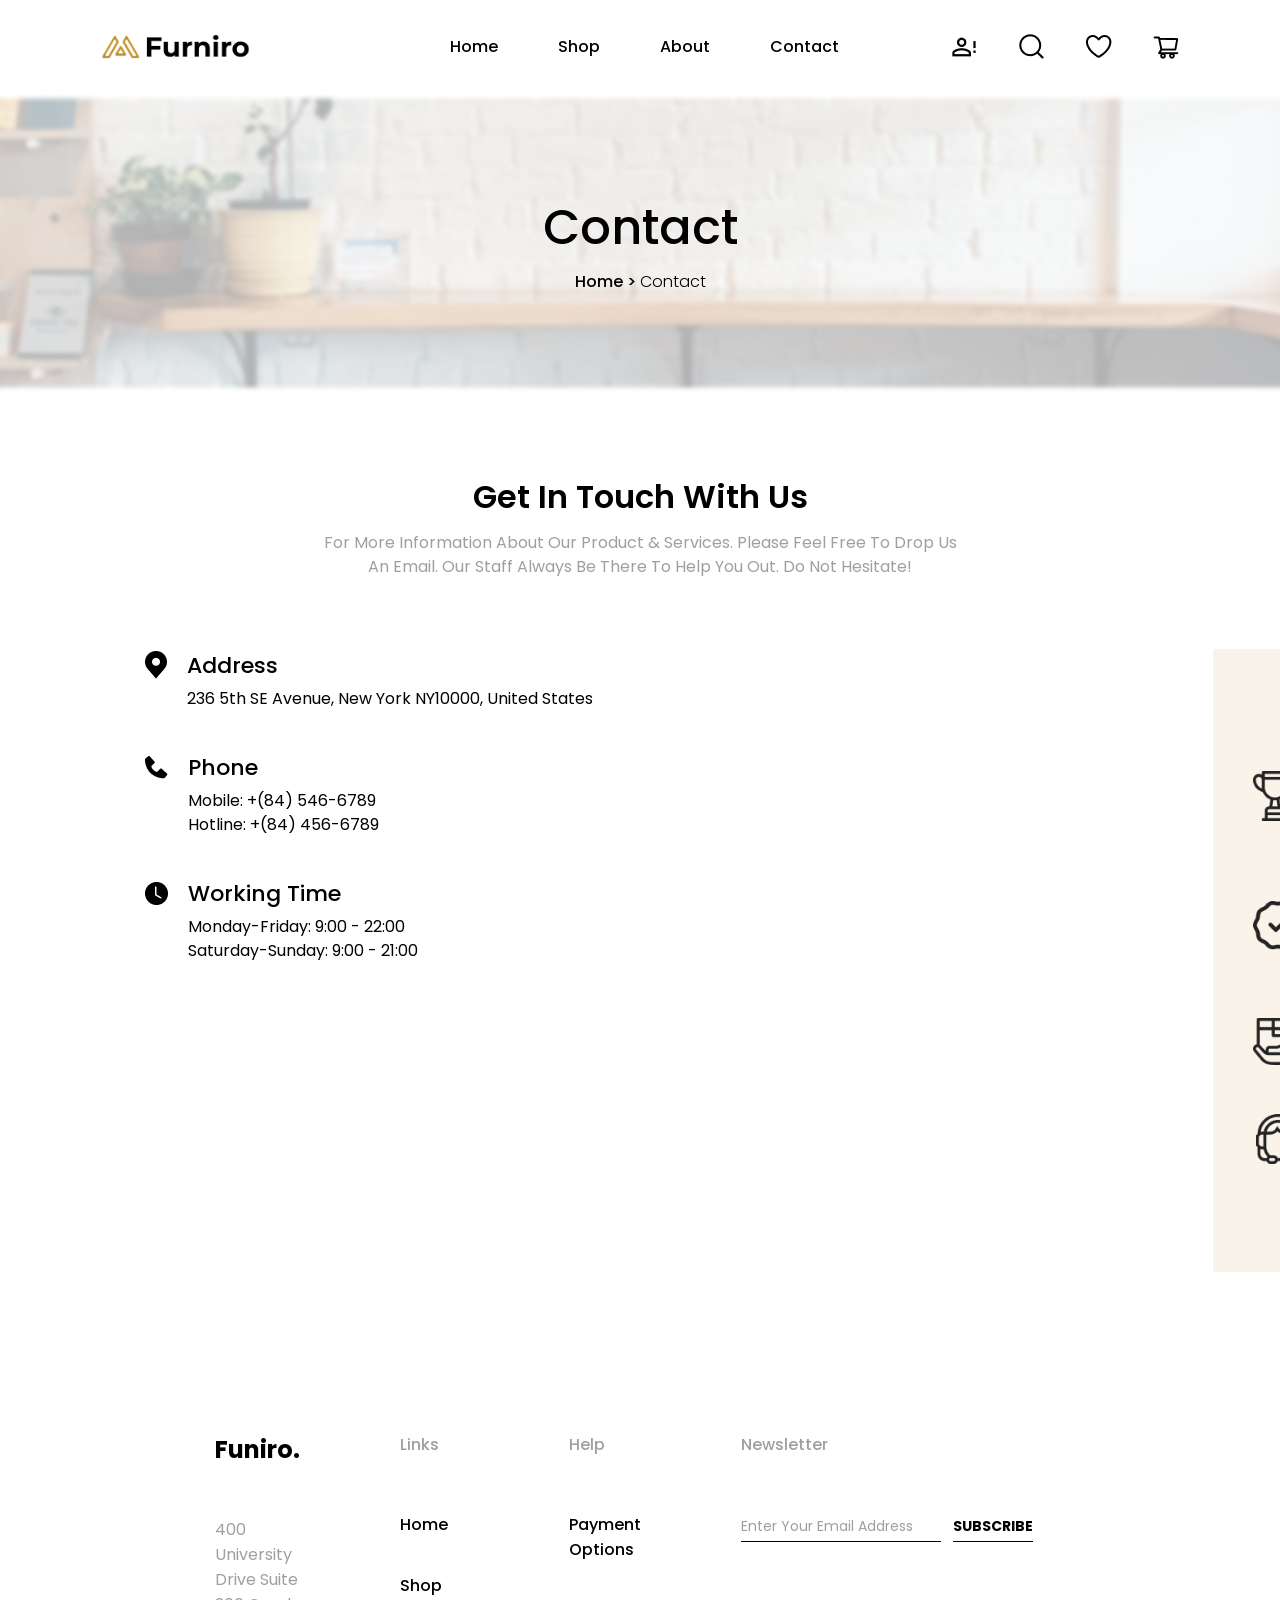
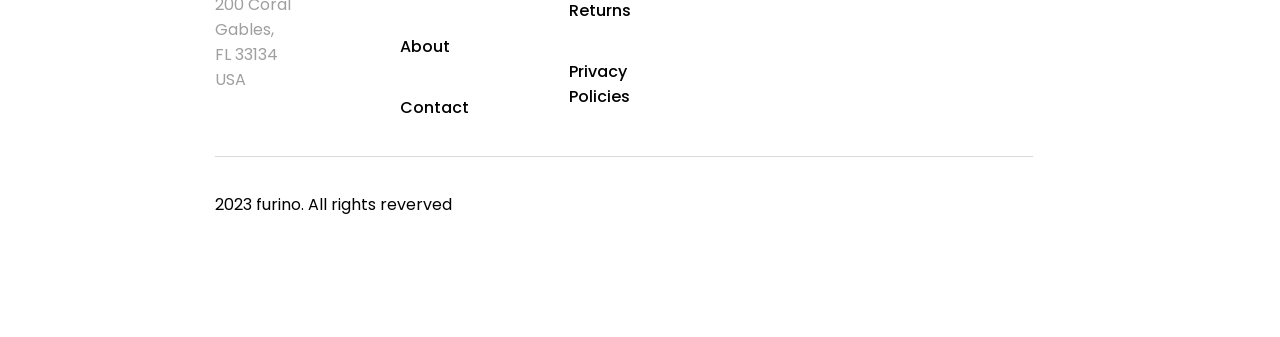
<file: contact.html>
<!doctype html>
<html lang="en">
  <head>
    <meta charset="UTF-8" />
    <meta name="viewport" content="width=device-width, initial-scale=1.0" />
    <link
      href="https://fonts.googleapis.com/css2?family=Poppins:ital,wght@0,100;0,200;0,300;0,400;0,500;0,600;0,700;0,800;0,900;1,100;1,200;1,300;1,400;1,500;1,600;1,700;1,800;1,900&display=swap"
      rel="stylesheet"
    />
    <link rel="stylesheet" href="css/common.css" />
    <link rel="stylesheet" href="css/style.css" />
    <title>Document</title>
  </head>
  <body>
    <header>
      <div class="navbar">
        <div class="nav">
          <img src="images/header/Frame 168.png" />
          <nav>
            <ul>
              <li><a href="index.html">Home</a></li>
              <li><a href="shop.html">Shop</a></li>
              <li><a href="product.html">About</a></li>
              <li><a href="contact.html">Contact</a></li>
            </ul>
          </nav>
        </div>
        <div class="right-bar">
          <div class="bar">
            <img src="images/header/Vector.png" alt="" />
            <img src="images/header/Vector (1).png" alt="" />
            <img src="images/header/Vector (2).png" alt="" />
            <img src="images/header/vector(3).png" alt="" />
          </div>
        </div>
      </div>
    </header>
    <section class="hero-section">
      <div class="hero-content">
        <h1>Contact</h1>
        <p>Home > <span>Contact</span></p>
      </div>
    </section>
    <section class="contact-section">
      <div class="contact-container">
        <!-- Header -->
        <div class="contact-header">
          <h2>Get In Touch With Us</h2>
          <p>
            For More Information About Our Product & Services. Please Feel Free
            To Drop Us An Email. Our Staff Always Be There To Help You Out. Do
            Not Hesitate!
          </p>
        </div>

        <div class="contact-content">
          <div class="contact-info">
            <div class="info-item">
              <div class="icon"><img src="images/address.png" alt="" /></div>
              <div>
                <h3>Address</h3>
                <p>236 5th SE Avenue, New York NY10000, United States</p>
              </div>
            </div>

            <div class="info-item">
              <div class="icon"><img src="images/contact.png" alt="" /></div>
              <div>
                <h3>Phone</h3>
                <p>Mobile: +(84) 546-6789</p>
                <p>Hotline: +(84) 456-6789</p>
              </div>
            </div>

            <div class="info-item">
              <div class="icon"><img src="images/clock.png" alt="" /></div>
              <div>
                <h3>Working Time</h3>
                <p>Monday-Friday: 9:00 - 22:00</p>
                <p>Saturday-Sunday: 9:00 - 21:00</p>
              </div>
            </div>
          </div>


    <section class="features-section">
      <div class="features-container">
        <div class="feature-item">
          <img
            src="images/quality.png"
            alt="High Quality Trophy"
            class="feature-icon"
          />
          <div class="feature-text">
            <h3>High Quality</h3>
            <p>crafted from top materials</p>
          </div>
        </div>

        <div class="feature-item">
          <img
            src="images/valid.png"
            alt="Warranty Protection"
            class="feature-icon"
          />
          <div class="feature-text">
            <h3>Warranty Protection</h3>
            <p>Over 2 years</p>
          </div>
        </div>

        <div class="feature-item">
          <img src="images/ship.png" alt="Free Shipping" class="feature-icon" />
          <div class="feature-text">
            <h3>Free Shipping</h3>
            <p>Order over 150 $</p>
          </div>
        </div>

        <div class="feature-item">
          <img
            src="images/support.png"
            alt="24 / 7 Support"
            class="feature-icon"
          />
          <div class="feature-text">
            <h3>24 / 7 Support</h3>
            <p>Dedicated support</p>
          </div>
        </div>
      </div>
    </section>
    <footer class="footer">
      <div class="footer-container">
        <div class="footer-col brand-col">
          <h2 class="footer-logo">Funiro.</h2>
          <p class="footer-address">
            400 University Drive Suite 200 Coral Gables,<br />
            FL 33134 USA
          </p>
        </div>

        <div class="footer-col">
          <h4 class="footer-heading">Links</h4>
          <ul class="footer-links">
            <li><a href="#">Home</a></li>
            <li><a href="shop.html">Shop</a></li>
            <li><a href="product.html">About</a></li>
            <li><a href="contact.html">Contact</a></li>
          </ul>
        </div>

        <div class="footer-col">
          <h4 class="footer-heading">Help</h4>
          <ul class="footer-links">
            <li><a href="#">Payment Options</a></li>
            <li><a href="#">Returns</a></li>
            <li><a href="#">Privacy Policies</a></li>
          </ul>
        </div>

        <div class="footer-col newsletter-col">
          <h3 class="footer-heading">Newsletter</h3>
          <div class="newsletter-form">
            <input type="email" placeholder="Enter Your Email Address" />
            <button type="submit">SUBSCRIBE</button>
          </div>
        </div>
      </div>

      <div class="footer-bottom">
        <p>2023 furino. All rights reverved</p>
      </div>
    </footer>
  </body>
</html>
</file>
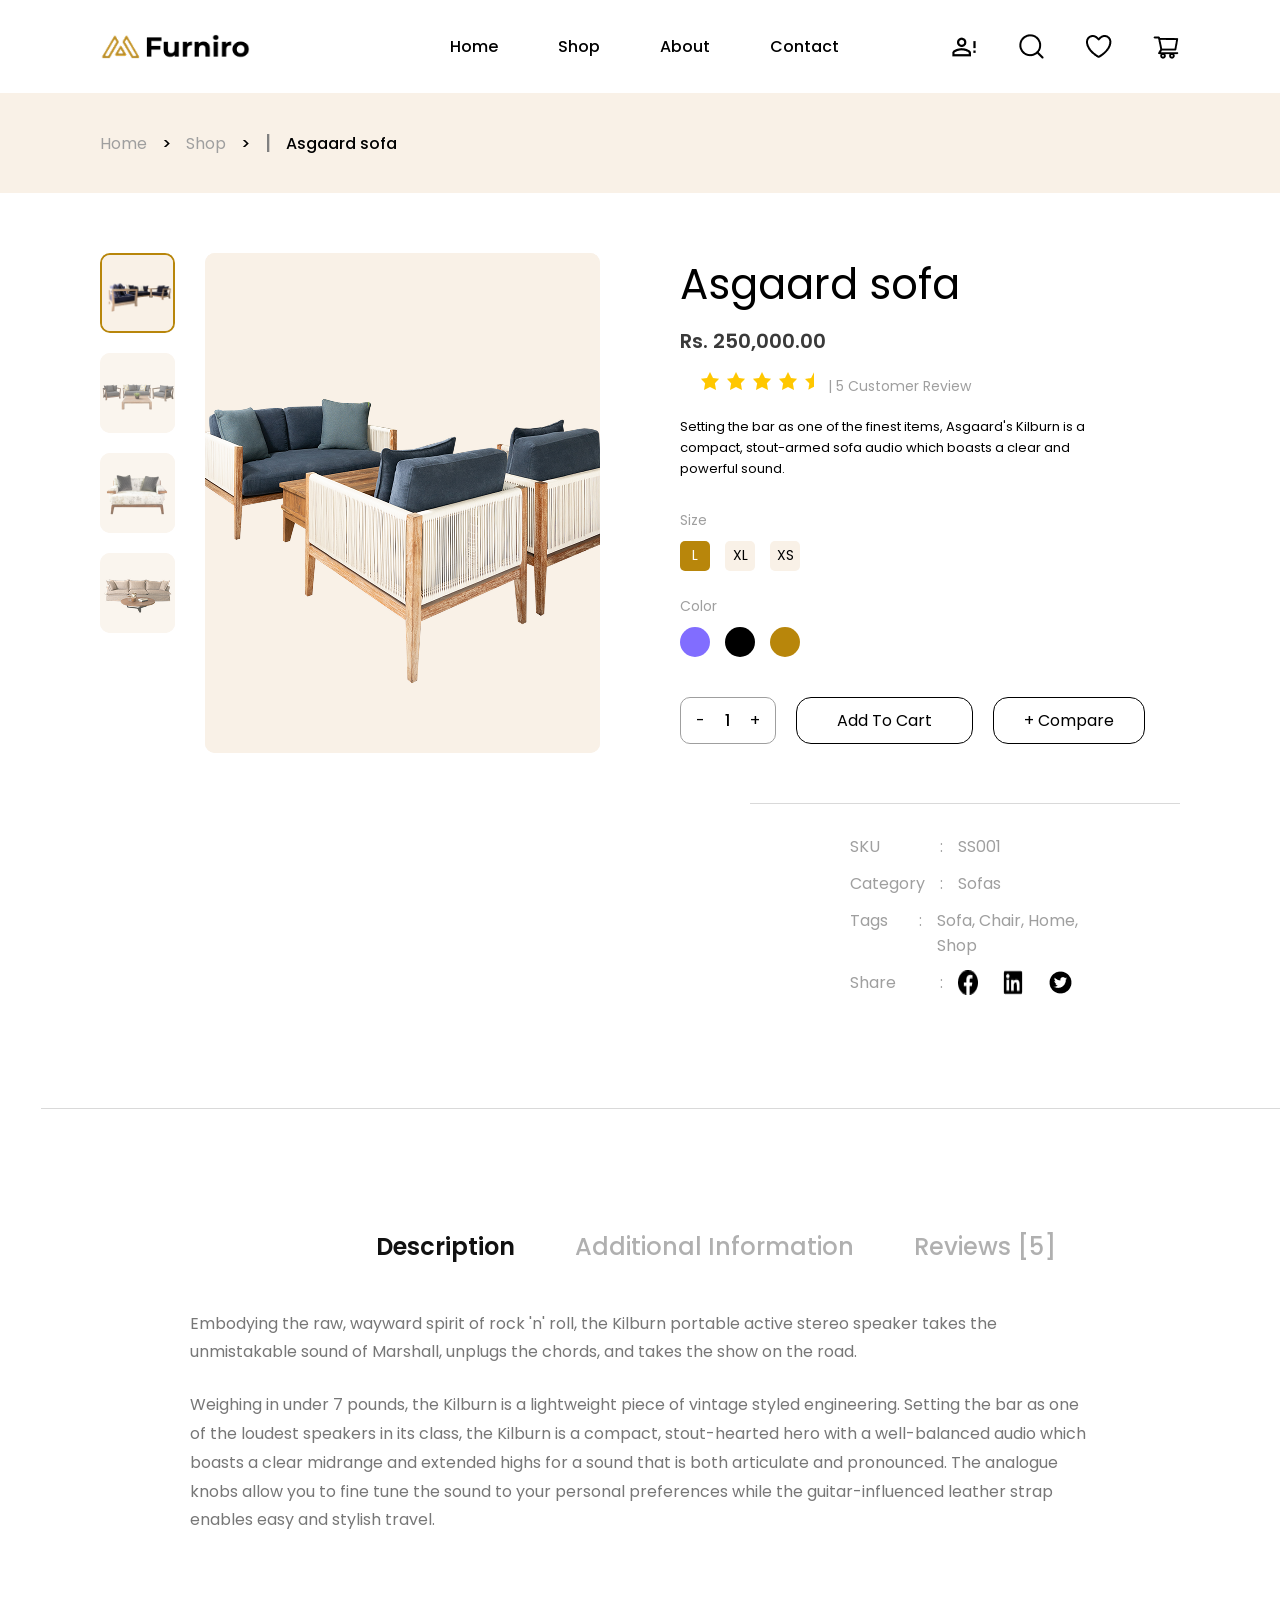
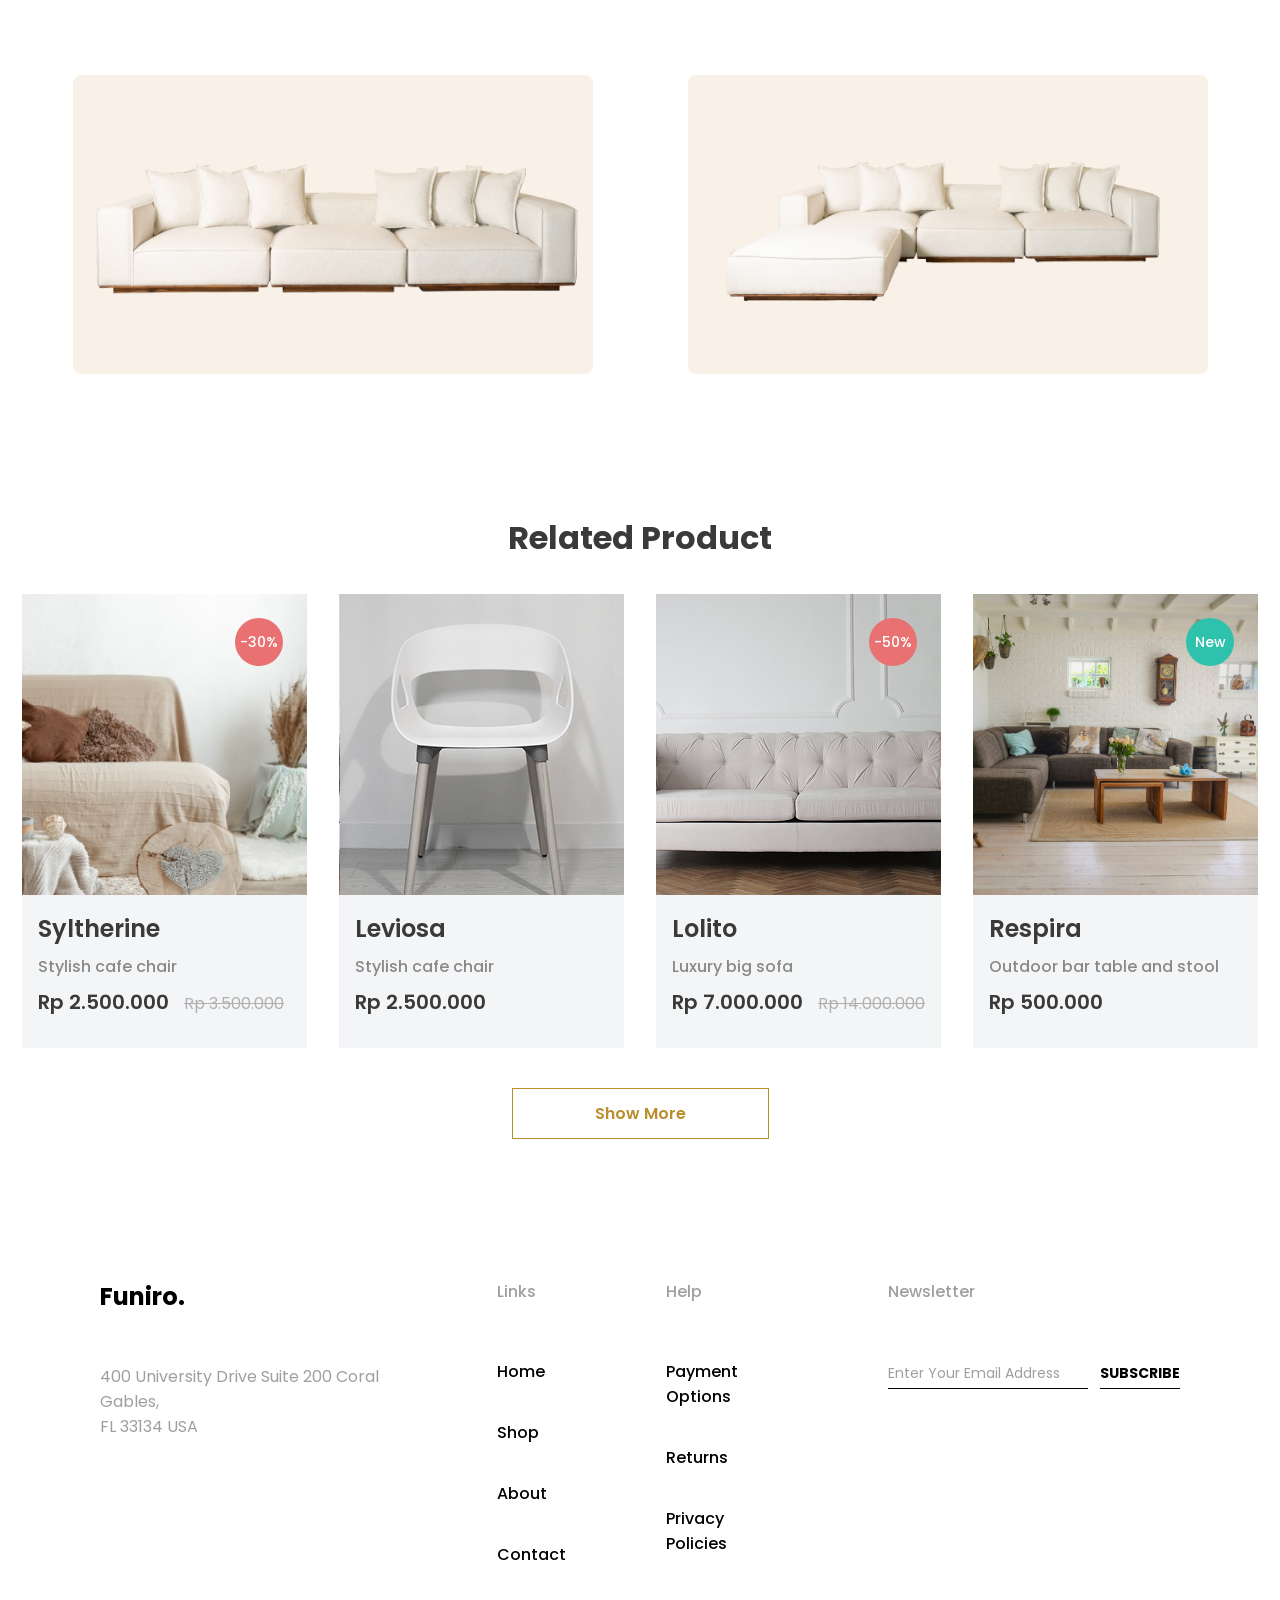
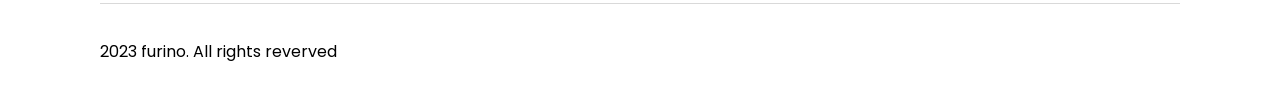
<file: product.html>
<!DOCTYPE html>
<html lang="en">

<head>
  <meta charset="UTF-8">
  <meta name="viewport" content="width=device-width, initial-scale=1.0">
  <title> final project </title>
  <link
    href="https://fonts.googleapis.com/css2?family=Poppins:ital,wght@0,100;0,200;0,300;0,400;0,500;0,600;0,700;0,800;0,900;1,100;1,200;1,300;1,400;1,500;1,600;1,700;1,800;1,900&display=swap"
    rel="stylesheet">
  <link rel="stylesheet" href="css/product.css">
  <link rel="stylesheet" href="css/common.css">
</head>
 
<body>
    <header>
      <div class="navbar">
        <div class="nav">
          <img src="images/header/Frame 168.png" />
          <nav>
            <ul>
              <li><a href="index.html">Home</a></li>
              <li><a href="shop.html">Shop</a></li>
              <li><a href="#">About</a></li>
              <li><a href="contact.html">Contact</a></li>
            </ul>
          </nav>
        </div>
        <div class="right-bar">
          <div class="bar">
            <img src="images/header/Vector.png" alt="" />
            <img src="images/header/Vector (1).png" alt="" />
            <img src="images/header/Vector (2).png" alt="" />
            <img src="images/header/vector(3).png" alt="" />
          </div>
        </div>
      </div>
    </header>

    
  

  <div class="breadcrumb-bar">
    <div class="breadcrumb-content">
      <a href="index.html">Home</a> <b>&gt;</b>
      <a href="shop.html">Shop</a> <b>&gt;</b>
      <span class="divider-line">|</span>
      <span class="current-page">Asgaard sofa</span>
    </div>
  </div>

  <section class="product-detail-section">
    <div class="product-detail-container">


      <div class="product-gallery">
        <div class="thumbnail-list">
          <img src="images/Group 94.png" alt="Thumbnail 1" class="thumb active" data-title="Asgaard Sofa" data-price="Rs. 250,000.00" data-sku="SS001" data-desc="Setting the bar as one of the finest items, Asgaard's Kilburn is a compact, stout-armed sofa audio." data-img="images/Group 94.png">
          <img src="images/Group 98.png" alt="Thumbnail 2" class="thumb" data-title="Syltherine Chair" data-price="Rp 2.500.000" data-sku="SC002" data-desc="Stylish cafe chair designed for modern interiors and cozy spaces." data-img="images/Group 98.png">
          <img src="images/Group 97.png" alt="Thumbnail 3" class="thumb" data-title="Leviosa Chair" data-price="Rp 2.500.000" data-sku="LC003" data-desc="Minimalist wooden cafe chair with ergonomic seating support." data-img="images/Group 97.png">
          <img src="images/Group 96.png" alt="Thumbnail 4" class="thumb" data-title="Lolito Luxury Sofa" data-price="Rp 7.000.000" data-sku="LS004" data-desc="Luxury big sofa providing ultimate comfort and grand aesthetics." data-img="images/Group 96.png">
        </div>
        <div class="main-image-wrapper">
          <img  id="mainImage" src="images/Group 95.png" alt="Asgaard sofa">
        </div>
      </div>


      <div class="product-details-info">
        <h1 id="productTitle">Asgaard sofa</h1>
        <p class="product-price" id="productPrice">Rs. 250,000.00</p>
        <div class="product-rating">
          <div class="stars">
            <img src="images/Group 88.png" alt="">
            <span class="review-count">|</span>
            <span class="review-count">5 Customer Review</span>
          </div>
        </div>



        <p id="productDesc" class="product-description">
          Setting the bar as one of the finest items, Asgaard's Kilburn is a compact, stout-armed sofa audio which
          boasts a clear and powerful sound.
        </p>


        <div class="option-group">
          <label class="option-label">Size</label>
          <div class="size-options">
            <button class="size-btn active">L</button>
            <button class="size-btn">XL</button>
            <button class="size-btn">XS</button>
          </div>
        </div>


        <div class="option-group">
          <label class="option-label">Color</label>
          <div class="color-options">
            <span class="color-circle" style="background-color: #816dff;"></span>
            <span class="color-circle" style="background-color: #000000;"></span>
            <span class="color-circle" style="background-color: #b8860b;"></span>
          </div>
        </div>


        <div class="product-actions-row">
          <div class="quantity-selector">
            <button id="decrement">-</button>
            <span id="quantity">1</span>
            <button id="increment">+</button>
          </div>
          <button class="cart-action-btn" id="addToCartBtn">Add To Cart</button>
          <button class="cart-action-btn compare-btn">+ Compare</button>
        </div>
      </div>

    </div>
    <div class="product-meta-section">
      <div class="meta-row">
        <span class="meta-label">SKU</span>
        <span class="meta-separator">:</span>
        <span class="meta-value">SS001</span>
      </div>
      <div class="meta-row">
        <span class="meta-label">Category</span>
        <span class="meta-separator">:</span>
        <span class="meta-value">Sofas</span>
      </div>
      <div class="meta-row">
        <span class="meta-label">Tags</span>
        <span class="meta-separator">:</span>
        <span class="meta-value">Sofa, Chair, Home, Shop</span>
      </div>
      <div class="meta-row">
        <span class="meta-label">Share</span>
        <span class="meta-separator">:</span>
        <div class="social-share-icons">
          <img src="images/akar-icons_facebook-fill.png" alt="">
          <img src="images/akar-icons_linkedin-box-fill.png" alt="">
          <img src="images/ant-design_twitter-circle-filled.png" alt="">
        </div>
      </div>
    </div>
  </section>

  <section class="product-description-section">
    <div class="container">
      <ul class="description-tabs">
        <li class="tab-item active">Description</li>
        <li class="tab-item">Additional Information</li>
        <li class="tab-item">Reviews [5]</li>
      </ul>
      <div class="tab-content">
        <p class="description-text">
          Embodying the raw, wayward spirit of rock 'n' roll, the Kilburn portable active stereo speaker takes the
          unmistakable sound of Marshall, unplugs the chords, and takes the show on the road.
        </p>
        <p class="description-text">
          Weighing in under 7 pounds, the Kilburn is a lightweight piece of vintage styled engineering. Setting the bar
          as one of the loudest speakers in its class, the Kilburn is a compact, stout-hearted hero with a well-balanced
          audio which boasts a clear midrange and extended highs for a sound that is both articulate and pronounced. The
          analogue knobs allow you to fine tune the sound to your personal preferences while the guitar-influenced
          leather strap enables easy and stylish travel.
        </p>
      </div>
    </div>
  </section>

  <section class="product-grid-section">
    <div class="container">
      <div class="product-grid">
        <div class="product-card">
          <div class="image-wrapper">
            <img src="images/Group 107.png" alt="Modern White Sectional Sofa" />
          </div>
        </div>

        <div class="product-card">
          <div class="image-wrapper">
            <img src="images/Group 106.png" alt="Modern White Chaise Lounge Sofa" />
          </div>
        </div>
      </div>
    </div>
  </section>

  <section class="description-products-section">
    <div class="description-container">
      <h2>Related Product</h2>
      <div class="description-products-grid">

        <div class="description-product-card">
          <div class="description-product-image">
            <img src="images/products/syltherine.png" alt="Syltherine">
            <span class="badge discount">-30%</span>
          </div>
          <div class="description-product-info">
            <h3>Syltherine</h3>
            <p class="product-category">Stylish cafe chair</p>
            <p class="product-price">Rp 2.500.000 <span class="old-price">Rp 3.500.000</span></p>
          </div>
        </div>


        <div class="description-product-card">
          <div class="description-product-image">
            <img src="images/products/leviosa.png" alt="Leviosa">
          </div>
          <div class="description-product-info">
            <h3>Leviosa</h3>
            <p class="product-category">Stylish cafe chair</p>
            <p class="product-price">Rp 2.500.000</p>
          </div>
        </div>


        <div class="description-product-card">
          <div class="description-product-image">
            <img src="images/products/lolito.png" alt="Lolito">
            <span class="badge discount">-50%</span>
          </div>
          <div class="description-product-info">
            <h3>Lolito</h3>
            <p class="product-category">Luxury big sofa</p>
            <p class="product-price">Rp 7.000.000 <span class="old-price">Rp 14.000.000</span></p>
          </div>
        </div>


        <div class="description-product-card">
          <div class="description-product-image">
            <img src="images/products/respiro.jpg" alt="Respira">
            <span class="badge new">New</span>
          </div>
          <div class="description-product-info">
            <h3>Respira</h3>
            <p class="product-category">Outdoor bar table and stool</p>
            <p class="product-price">Rp 500.000</p>
          </div>
        </div>

    
      </div>
       <div class="show-more-container">
          <button class="show-more-btn">Show More</button>
        </div>
  </section>

  <footer class="footer">
    <div class="footer-container">
      <div class="footer-col brand-col">
        <h2 class="footer-logo">Funiro.</h2>
        <p class="footer-address">
          400 University Drive Suite 200 Coral Gables,<br />
          FL 33134 USA
        </p>
      </div>

      <div class="footer-col">
        <h4 class="footer-heading">Links</h4>
        <ul class="footer-links">
          <li><a href="index.html">Home</a></li>
          <li><a href="shop.html">Shop</a></li>
          <li><a href="#">About</a></li>
          <li><a href="contact.html">Contact</a></li>
        </ul>
      </div>

      <!-- Column 3: Help -->
      <div class="footer-col">
        <h4 class="footer-heading">Help</h4>
        <ul class="footer-links">
          <li><a href="#">Payment Options</a></li>
          <li><a href="#">Returns</a></li>
          <li><a href="#">Privacy Policies</a></li>
        </ul>
      </div>

      <div class="footer-col newsletter-col">
        <h3 class="footer-heading">Newsletter</h3>
        <div class="newsletter-form">
          <input type="email" placeholder="Enter Your Email Address" />
          <button type="submit">SUBSCRIBE</button>
        </div>
      </div>
    </div>

    <div class="footer-bottom">
      <p>2023 furino. All rights reverved</p>
    </div>
  </footer>

  <script src="app.js"></script>

</body>

</html>
</file>
<file: css/common.css>
*{
    margin: 0;
    padding: 0;
    box-sizing: border-box;
    font-family: "poppins";
}
.navbar{
    display: flex;
   align-items: center;
   margin: 30px 100px;
    justify-content: space-between;
}
.navbar .nav{
    align-items: center ;
    gap: 200px;
}
.navbar .nav img{
    width: 150px;
}
.nav{
    display: flex;
}

.navbar .nav nav ul{
    display: flex;
   gap: 60px;
}

.navbar .nav nav ul li{
    list-style-type: none;
    font-family: "poppins";
}
.navbar .nav nav ul li a{ 
  
  font-family: "Poppins", sans-serif;
  font-weight: 500;
  color: black;
  
  text-decoration: none;

  font-size: 16px;
}
.navbar .right-bar .bar{
    gap:40px;
    display: flex;
    align-items: center;
}



.footer {
  
    height: 505px;
       display: flex;
    flex-direction: column;
    justify-content: space-between;
    padding: 80px 100px 40px 100px;
}

.footer-container {
    display: flex;
    gap: 100px;
}





.footer-logo {
    margin-bottom: 50px;
}

.footer-address {
    color: #9F9F9F;
}


.footer-heading {
    font-size: 16px;
    font-weight: 500;
    color: #9F9F9F;
    margin-bottom: 55px;
}


.footer-links {
    list-style: none;
    display: flex;
    flex-direction: column;
    gap: 36px;
}

.footer-links a {
    text-decoration: none;
    color: #000000;
    font-size: 16px;
    font-weight: 500;
    transition: color 0.2s ease;
}

.footer-links a:hover {
    color: #b8860b;
}

.newsletter-form {
    display: flex;
    gap: 12px;
}

.newsletter-form input {
    border: none;
    border-bottom: 1px solid #000000;
    font-size: 14px;
    width: 200px;

}

.newsletter-form input::placeholder {
    color: #9F9F9F;
}

.newsletter-form button {
    background: none;
    border: none;
    border-bottom: 1px solid #000000;
    font-size: 14px;
    font-weight: bold;
    padding: 4px 0;
}




.footer-bottom {
    border-top: 1px solid #D9D9D9;
    padding-top: 35px;
}
</file>
<file: css/style.css>
body {
    margin: 0;
    padding: 0;
    font-family: "poppins";
    box-sizing: border-box;
}


.hero {
    height: 716px;
    background-image: url('../images/backgrd.jpg');
    background-size: cover;
    background-position: center;
    display: flex;
    justify-content: flex-end;
    align-items: center;
    padding-right: 100px;    
    
}

.hero-box {
    background-color: #FFF3E3;
    padding: 50px 40px;
    width: 500px;
}

.sub-title {
    font-size: 14px;
    font-weight: bold;
    letter-spacing: 2px;
    color: #333;
}

.hero-box h1 {
    font-size: 42px;
    color: #B8860B;
    margin: 15px 0;
    line-height: 1.2;
}

.hero-box p {
    font-size: 15px;
    color: #666;
    line-height: 24px;
    margin-bottom: 30px;
}

.btn {
    display: inline-block;
    background-color: #B8860B;
    color: #fff;
    padding: 15px 40px;
    text-decoration: none;
    font-weight: bold;
    font-size: 14px;
}

.btn:hover {
    background-color: #996f08;
}
.range-content{
    text-align: center;
    margin: 50px;
}
.range-content h3{
    font-size: 32px;
    font-weight: bold;
}
 .range-content p{
    color: gray;
    font-size: 20px;
}
.type {
    display: flex;
    gap: 20px;
    margin-top: 56px;
    justify-content: center;
}
.type .product-type{
    text-align: center;
    align-items: center;
}
.type .product-type img{
    border-radius: 10px;
    width: 100%;
}
.type .product-type h4{
    font-weight: 500;
    font-size: 20px;
margin-top: 16px;

}


.products-section {
    padding: 60px 20px;
    background-color: #F4F5F7;
    font-family: 'Poppins', sans-serif;
}

.container {
    max-width: 1236px;
    margin: 0 auto;
}

.products-section h2 {
    text-align: center;
    font-size: 32px;
    font-weight: 700;
    color: #3A3A3A;
    margin-bottom: 32px;
}

.products-grid {
    display: grid;
    grid-template-columns: repeat(auto-fit, minmax(260px, 1fr));
    gap: 32px;
    margin-bottom: 40px;
}

.product-card {
    background-color: #F4F5F7;
    position: relative;
    overflow: hidden;
    display: flex;
    flex-direction: column;
}

.product-image {
    position: relative;
    width: 100%;
    height: 301px;
    background-color: #E5E5E5;
}

.product-image img {
    width: 100%;
    height: 100%;
    object-fit: cover;
}

.badge {
    position: absolute;
    top: 24px;
    right: 24px;
    width: 48px;
    height: 48px;
    border-radius: 50%;
    display: flex;
    align-items: center;
    justify-content: center;
    font-size: 14px;
    font-weight: 500;
    color: #FFFFFF;
}

.badge.discount {
    background-color: #E97171;
}

.badge.new {
    background-color: #2EC1AC;
}

.product-info {
    padding: 16px;
    background-color: #F4F5F7;
}

.product-info h3 {
    font-size: 24px;
    font-weight: 600;
    color: #3A3A3A;
    margin-bottom: 8px;
}

.product-category {
    font-size: 16px;
    font-weight: 500;
    color: #898989;
    margin-bottom: 8px;
}

.product-price {
    font-size: 20px;
    font-weight: 600;
    color: #3A3A3A;
}

.old-price {
    font-size: 16px;
    font-weight: 400;
    color: #B0B0B0;
    text-decoration: line-through;
    margin-left: 10px;
}
.products-grid .product-card:hover{
    transform: translateY(-12px) scale(1.03) !important;
    box-shadow: 0 20px 40px rgba(0,0,0,0.2) !important;
}
.product-card:hover .product-image img{
    transform: scale(1.1);
}
.show-more-container {
    text-align: center;
}

.show-more-btn {
    background-color: transparent;
    border: 1px solid #B88E2F;
    color: #B88E2F;
    font-size: 16px;
    font-weight: 600;
    padding: 12px 82px;
    cursor: pointer;
    transition: all 0.3s ease;
}

.show-more-btn:hover {
    background-color: #B88E2F;
    color: #FFFFFF;
}

.designs{
    background-color:  #FCF8F3;
    background-size: cover;
    background-position: center;
    display: flex;
    justify-content: flex-end;
    align-items: center;
    padding-right: 100px; 
    height: 670px;

}

.designs-img{
    width: 100%;
    object-fit: cover;
    overflow: hidden;
}

.share-section {
    padding: 60px 0 80px 0;
    background-color: #FFFFFF;
    text-align: center;
    font-family: 'Poppins', sans-serif;
    overflow: hidden;
}

.share-subtitle {
    font-size: 20px;
    font-weight: 600;
    color: #616161;
    margin-bottom: 4px;
}

.share-section h2 {
    font-size: 40px;
    font-weight: 700;
    color: #3A3A3A;
    margin-bottom: 30px;
}

.gallery-grid {
    display: flex;
    justify-content: center;
    align-items: center;
    gap: 16px;
    padding: 0 16px;
}

.gallery-col {
    display: flex;
    flex-direction: column;
    gap: 16px;
}


.gallery-item img {
    width: 100%;
    height: 100%;
    object-fit: cover;
    display: block;
}

.gallery-grid{
    animation: infiniteScroll 25s linear reverse;
    width: max-content;
}
@keyframes infiniteScroll{
    0%{ transform: translateX(); }
    50%{ transform: translateX(-50%); 
    }


}

.col-left .gallery-item:nth-child(1) { width: 274px; height: 382px; }
.col-left .gallery-item:nth-child(2) { width: 274px; height: 323px; }

.col-center-left .gallery-item:nth-child(1) { width: 451px; height: 312px; }
.col-center-left .gallery-item:nth-child(2) { width: 451px; height: 393px; }

.col-center .gallery-item { width: 295px; height: 392px; }

.col-center-right .gallery-item:nth-child(1) { width: 290px; height: 348px; }
.col-center-right .gallery-item:nth-child(2) { width: 290px; height: 337px; }

.col-right .gallery-item:nth-child(1) { width: 262px; height: 433px; }
.col-right .gallery-item:nth-child(2) { width: 262px; height: 242px; }


.hero-section {
    position: relative;
    height: 300px;
    background: url("../images/Rectangle\ 1.png");
    background-position: center;
    background-repeat: no-repeat;
    background-size: cover;
    display: flex;
    justify-content: center;
    align-items: center;
    text-align: center;
}
.hero-section::before {
    content: '';
    position: absolute;
    top: 0;
    left: 0;
    width: 100%;
    height: 100%;
    background-color: rgba(255, 255, 255, 0.4); /* Light overlay mimicking the design */
}
.hero-content {
    position: relative;
    z-index: 1;
}

.hero-content h1 {
    font-size: 48px;
    font-weight: 500;
    margin-bottom: 5px;
    color: #000;
}

.hero-content p {
    font-size: 16px;
    font-weight: 500;
    color: #000;
}

.hero-content span {
    font-weight: 300;
}

.contact-section {
    width: 100%;
    max-width: 1440px;
    margin: 0 auto;
    padding: 80px 20px;
}

.contact-container {
    max-width: 1050px;
    margin: 0 auto;
}


.contact-header {
    text-align: center;
    margin-bottom: 70px;
}

.contact-header h2 {
    font-size: 32px;
    font-weight: 600;
    color: #000000;
    margin-bottom: 10px;
}

.contact-header p {
    font-size: 16px;
    color: #9F9F9F;
    max-width: 650px;
    margin: 0 auto;
    line-height: 1.5;
}


.contact-content {
    display: grid;
    grid-template-columns: 1fr 1fr;
    gap: 80px;
    align-items: start;
}


.contact-info {
    display: flex;
    flex-direction: column;
    gap: 40px;
    padding-left: 30px;
}

.info-item {
    display: flex;
    gap: 20px;
    align-items: flex-start;
}

.info-item .icon {
    font-size: 24px;
    margin-top: 2px;
}

.info-item h3 {
    font-size: 22px;
    font-weight: 500;
    color: #000000;
    margin-bottom: 5px;
}

.info-item p {
    font-size: 16px;
    color: #000000;
    line-height: 1.5;
}


.contact-form {
    display: flex;
    flex-direction: column;
    gap: 25px;
}

.form-group {
    display: flex;
    flex-direction: column;
    gap: 8px;
}

.form-group label {
    font-size: 16px;
    font-weight: 500;
    color: #000000;
}

.form-group input,
.form-group textarea {
    width: 100%;
    padding: 20px 25px;
    border: 1px solid #9F9F9F;
    border-radius: 10px;
    font-size: 16px;
    outline: none;
    transition: border-color 0.2s;
}

.form-group input::placeholder,
.form-group textarea::placeholder {
    color: #9F9F9F;
}

.form-group input:focus,
.form-group textarea:focus {
    border-color: #B88E2F; 
}

.form-group textarea {
    resize: vertical;
}

.submit-btn {
    width: 237px;
    height: 55px;
    background-color: #B88E2F;
    color: #ffffff;
    border: none;
    border-radius: 5px;
    font-size: 16px;
    font-weight: 500;
    cursor: pointer;
    margin-top: 10px;
    transition: background-color 0.2s;
}

.submit-btn:hover {
    background-color: #a37d26;
}




.features-section {
    width: 100%;
    background-color: #FAF3EA; 
    padding: 100px 40px;
}

.features-container {
    max-width: 1440px;
    margin: 0 auto;
    display: flex;
    justify-content: space-between;
    align-items: center;
    flex-wrap: wrap;
    gap: 30px;
}

.feature-item {
    display: flex;
    align-items: center;
    gap: 10px;
    flex: 1;
    min-width: 240px;
}

.feature-icon {
    width: 50px;
    height: 50px;
    object-fit: contain;
}

.feature-text h3 {
    font-size: 25px;
    font-weight: 600;
    color: #242424;
    margin-bottom: 2px;
}

.feature-text p {
    font-size: 18px;
    font-weight: 500;
    color: #898989;
}
</file>
<file: css/product.css>
*{
    margin: 0;
    padding: 0;
    box-sizing: border-box;
    font-family: "poppins";
}

.breadcrumb-bar {
    background-color: #f9f1e7;
    padding: 35px 100px;
    
}

.breadcrumb-content {
    font-size: 16px;
    color: #9f9f9f;
    display: flex;
    align-items: center;
    gap: 15px;
}

.breadcrumb-content a {
    text-decoration: none;
    color: #9f9f9f;
}

b{
    color: black;
    font-weight: 500;
}

.divider-line {
    font-weight: 500;
    color: gray;
    font-size: 20px;
}

.current-page {
    color: #000;
    font-weight: 500;
}

.product-detail-section {
    padding: 60px 100px;
    background-color: #fff;
}

.product-detail-container {
    display: grid;
    grid-template-columns: 1fr 1fr;
    gap: 80px;
}


.product-gallery {
    display: flex;
    gap: 30px;
}

.thumbnail-list {
    display: flex;
    flex-direction: column;
    gap: 20px;
}

.thumb {
    width: 75px;
    height: 80px;
    object-fit: cover;
    background-color: #f9f1e7;
    border-radius: 10px;
    cursor: pointer;
    opacity: 0.7;
    transition: opacity 0.2s;
}

.thumb.active, .thumb:hover {
    opacity: 1;
    border: 2px solid #b8860b;
}

.main-image-wrapper {
    flex-grow: 1;
    background-color: #f9f1e7;
    border-radius: 10px;
    height: 500px;
    display: flex;
    align-items: center;
    justify-content: center;
    overflow: hidden;
}

.main-image-wrapper img {
    width: 100%;
    height: 100%;
    object-fit: cover;
}


.product-details-info h1 {
    font-size: 42px;
    font-weight: 400;
    color: #000;
    margin-bottom: 10px;
}

.product-price {
    font-size: 24px;
    font-weight: 500;
    color: #9f9f9f;
    margin-bottom: 15px;
}

.product-rating {
    display: flex;
    align-items: center;
    gap: 20px;
    margin-bottom: 20px;
    font-size: 14px;
    color: #9f9f9f;

    padding-left: 20px;
}

.product-description {
    font-size: 13px;
    line-height: 1.6;
    color: #000;
    margin-bottom: 30px;
    max-width: 450px;
}


.option-group {
    margin-bottom: 25px;
}

.option-label {
    display: block;
    font-size: 14px;
    color: #9f9f9f;
    margin-bottom: 10px;
}

.size-options {
    display: flex;
    gap: 15px;
}

.size-btn {
    width: 30px;
    height: 30px;
    background-color: #f9f1e7;
    border: none;
    border-radius: 5px;
    cursor: pointer;
    font-size: 14px;
    font-weight: 400;
}

.size-btn.active, .size-btn:hover {
    background-color: #b8860b;
    color: #fff;
}

.color-options {
    display: flex;
    gap: 15px;
}

.color-circle {
    width: 30px;
    height: 30px;
    border-radius: 50%;
    cursor: pointer;
}

.product-actions-row {
    display: flex;
    gap: 20px;
    margin-top: 40px;
}

.quantity-selector {
    display: flex;
    align-items: center;
    border: 1px solid #9f9f9f;
    border-radius: 10px;
    padding: 10px 15px;
    gap: 20px;
}

.quantity-selector button {
    background: none;
    border: none;
    font-size: 16px;
    cursor: pointer;
}

.quantity-selector span {
    font-size: 16px;
    font-weight: 500;
}

.cart-action-btn {
    background-color: #fff;
    border: 1px solid #000;
    border-radius: 15px;
    padding: 0 40px;
    font-size: 16px;
    font-weight: 400;
    cursor: pointer;
    transition: all 0.2s;
}

.cart-action-btn:hover {
    background-color: #000;
    color: #fff;
}

.compare-btn {
    padding: 0 30px;
}

.product-meta-section {
    padding: 30px 100px;
    border-top: 1px solid #d9d9d9;
    margin-top: 50px;
    display: flex;
    flex-direction: column;
    gap: 12px;
    margin-left: 650px ;
}

.meta-row {
    display: flex;
    font-size: 16px;
    color: #9f9f9f;
}

.meta-label {
    width: 90px;
}

.meta-separator {
    margin-right: 15px;
}

.meta-value {
    color: #9f9f9f;
}

.social-share-icons {
    display: flex;
    gap: 25px;
}

.social-share-icons a {
    color: #000;
    font-size: 18px;
    text-decoration: none;
}

.social-share-icons a:hover {
    color: #b8860b;
}

/* Container styling */
.product-description-section {
  color: #666666;
  background-color: #ffffff;
  padding: 20px 0 60px 0;
}

.container {
  max-width: 1100px;
  margin: 0 auto;
}


.description-tabs {
  display: flex;
  justify-content: center;
  gap: 60px;
  list-style: none;
  padding: 100px;
  margin: 1px; 
  height: 150px;
  margin-top: 0.2%;
  opacity: 1;
  border-top: 1px solid #d9d9d9;
  width: 1350px;
}

.tab-item {
  font-size: 24px;
  font-weight: 500;
  color: #b0b0b0;
  cursor: pointer;
  transition: color 0.3s ease;
  margin-top: 20px;
}

.tab-item.active {
  color: #111111;
  font-weight: 600;
}


.tab-content {
  max-width: 900px;
  margin: 0 auto;
}

.description-text {
  font-size: 16px;
  line-height: 1.8;
  color: #777777;
  margin-bottom: 24px;
}

.description-text:last-child {
  margin-bottom: 0;
}


.product-grid-section {
  background-color: #ffffff;
  padding: 60px 20px;
}

.container {
  max-width: 1200px;
  margin: 0 auto;
}


.product-grid {
  display: grid;
  grid-template-columns: repeat(2, 1fr);
  gap: 30px;
}


.product-card {
  border-radius: 8px;
  overflow: hidden;
  display: flex;
  align-items: center;
  justify-content: center;
  padding: 20px;
  gap: 20px;
}

.image-wrapper {
  width: 100%;
  max-width: 520px;
}

.image-wrapper img {
  width: 100%;
  height: auto;
  object-fit: contain;
  display: block;
}

.description-products-section {
    padding: 60px 20px;
    background-color: white;
    font-family: 'Poppins', sans-serif;
}

.description-container {
    max-width: 1236px;
    margin: 0 auto;
}

.description-products-section h2 {
    text-align: center;
    font-size: 32px;
    font-weight: 700;
    color: #3A3A3A;
    margin-bottom: 32px;
}

.description-products-grid {
    display: grid;
    grid-template-columns: repeat(auto-fit, minmax(260px, 1fr));
    gap: 32px;
    margin-bottom: 40px;
}

.description-product-card {
    background-color: #F4F5F7;
    position: relative;
    overflow: hidden;
    display: flex;
    flex-direction: column;
}

.description-product-image {
    position: relative;
    width: 100%;
    height: 301px;
    background-color: rgb(173, 162, 162);

}

.description-product-image img {
    width: 100%;
    height: 100%;
    object-fit: cover;
}

.badge {
    position: absolute;
    top: 24px;
    right: 24px;
    width: 48px;
    height: 48px;
    border-radius: 50%;
    display: flex;
    align-items: center;
    justify-content: center;
    font-size: 14px;
    font-weight: 500;
    color: #FFFFFF;
}

.badge.discount {
    background-color: #E97171;
}

.badge.new {
    background-color: #2EC1AC;
}

.description-product-info {
    padding: 16px;
    background-color: #F4F5F7;
}

.description-product-info h3 {
    font-size: 24px;
    font-weight: 600;
    color: #3A3A3A;
    margin-bottom: 8px;
}

.product-category {
    font-size: 16px;
    font-weight: 500;
    color: #898989;
    margin-bottom: 8px;
}

.product-price {
    font-size: 20px;
    font-weight: 600;
    color: #3A3A3A;
}

.old-price {
    font-size: 16px;
    font-weight: 400;
    color: #B0B0B0;
    text-decoration: line-through;
    margin-left: 10px;
}

.show-more-container {
    text-align: center;
    justify-content: center;
    align-items: center;
}

.show-more-btn {
    background-color: transparent;
    border: 1px solid #B88E2F;
    color: #B88E2F;
    font-size: 16px;
    font-weight: 600;
    padding: 12px 82px;
    cursor: pointer;
    transition: all 0.3s ease;
    justify-content: center;
}

.show-more-btn:hover {
    background-color: #B88E2F;
    color: #FFFFFF;
}
</file>
